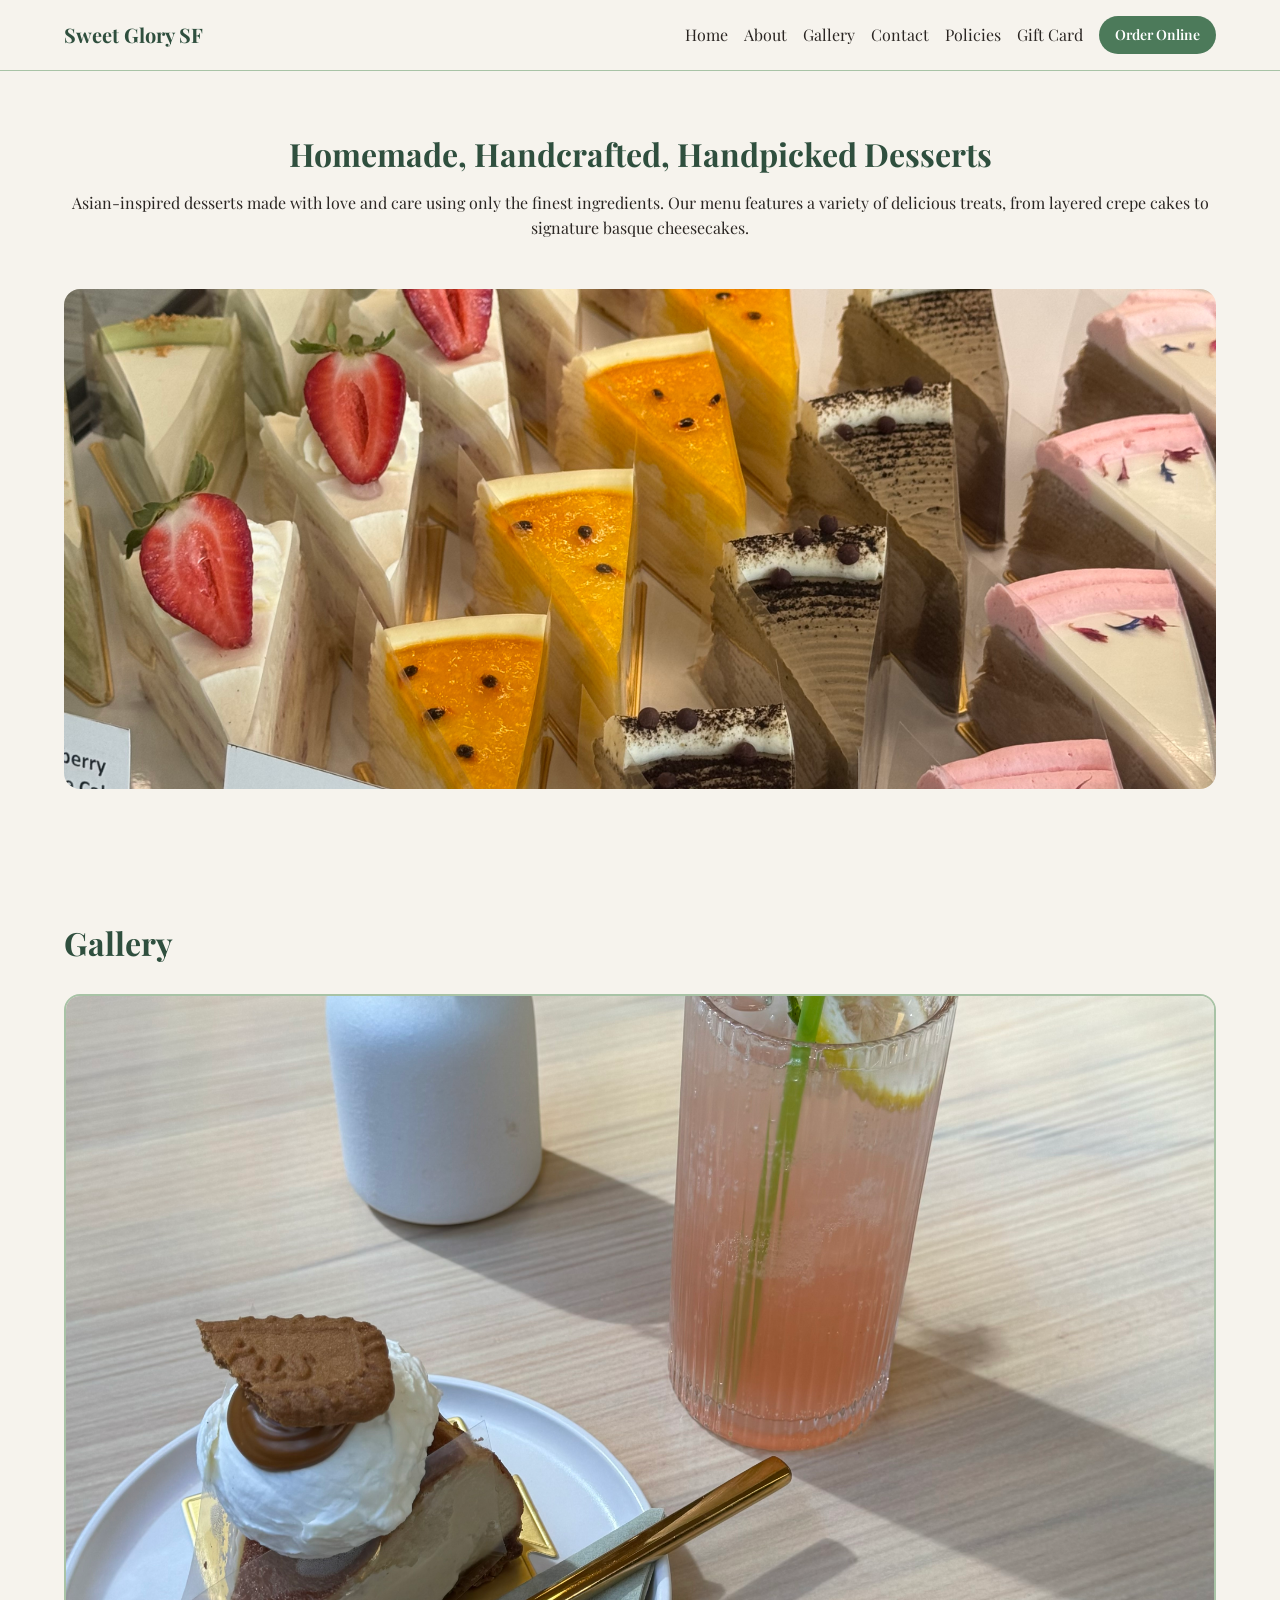
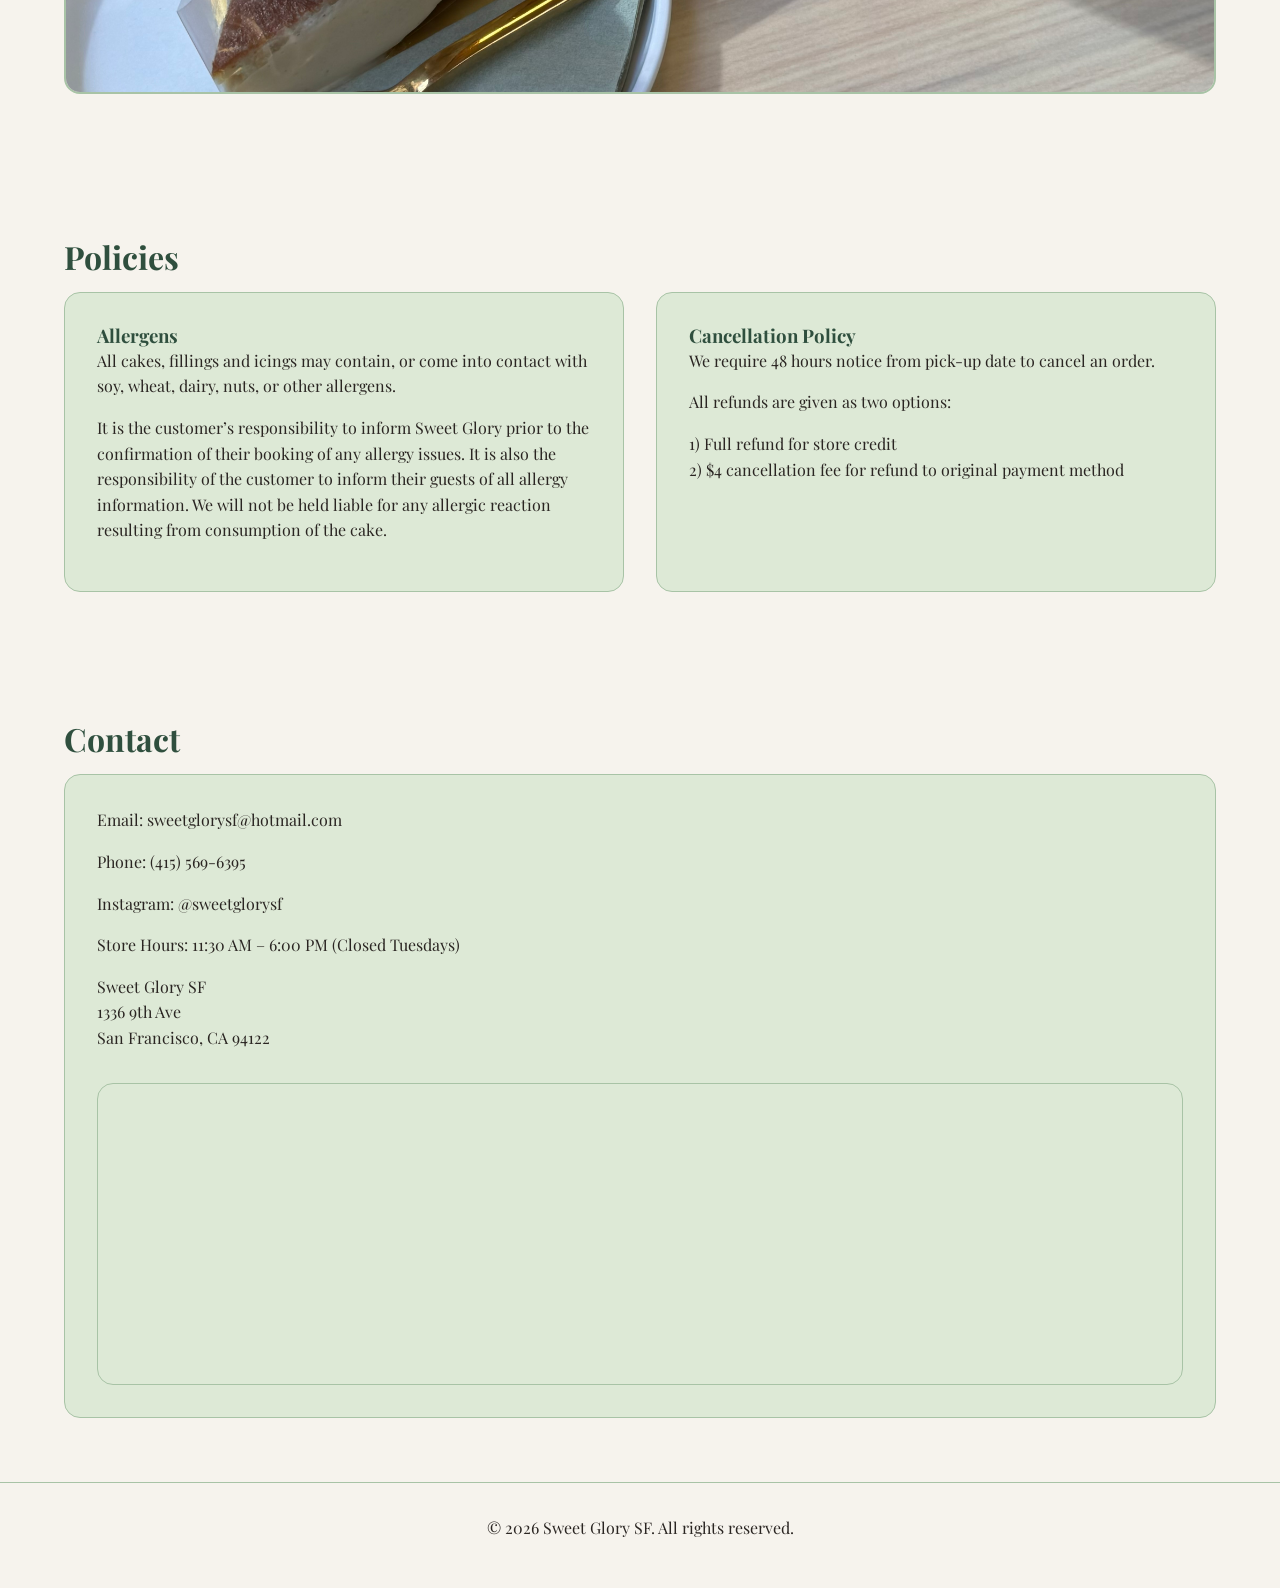
<file: index.html>
<!DOCTYPE html>
<html lang="en">
<head>
  <meta charset="UTF-8" />
  <meta name="viewport" content="width=device-width, initial-scale=1.0" />

  <title>Sweet Glory SF</title>

  <link rel="preconnect" href="https://fonts.googleapis.com">
  <link rel="preconnect" href="https://fonts.gstatic.com" crossorigin>

  <link href="https://fonts.googleapis.com/css2?family=Playfair+Display:wght@400;700&family=Quicksand:wght@300;500;700&display=swap" rel="stylesheet">

  <link rel="stylesheet" href="css/style.css" />
</head>

<body>

  <header class="site-header">
    <div class="container nav-wrapper">

      <h1 class="logo">Sweet Glory SF</h1>

      <nav aria-label="Main Navigation">
        <ul class="nav-list">
          <li><a href="#hero">Home</a></li>
          <li><a href="about.html">About</a></li>
          <li><a href="#gallery">Gallery</a></li>
          <li><a href="contact.html">Contact</a></li>
          <li><a href="#policies">Policies</a></li>

          <li>
            <a
              href="https://squareup.com/gift/ML4M2DFYTM74E/order"
              target="_blank"
              rel="noopener noreferrer"
              class="gift-btn"
            >
              Gift Card
            </a>
          </li>

          <li>
            <a href="#" class="order-btn">
              Order Online
            </a>
          </li>

        </ul>
      </nav>

    </div>
  </header>

  <main>

    <section id="hero" class="hero section">
      <div class="container">

        <h2 class="fade-up">
          Homemade, Handcrafted, Handpicked Desserts
        </h2>

        <p class="fade-up delay-1">
          Asian-inspired desserts made with love and care using only the finest ingredients.
          Our menu features a variety of delicious treats, from layered crepe cakes
          to signature basque cheesecakes.
        </p>

        <img
          src="images/cakes.jpeg"
          alt="Dessert display"
          class="hero-img fade-in delay-2"
        />

      </div>
    </section>

    <section id="gallery" class="section">
      <div class="container">

        <h2>Gallery</h2>

        <div class="carousel">

          <img src="images/biscoff.jpeg" alt="Biscoff dessert" class="carousel-img">
          <img src="images/outside.jpeg" alt="Sweet Glory storefront" class="carousel-img">
          <img src="images/corn.jpeg" alt="Sweet corn basque cheesecake" class="carousel-img">
          <img src="images/orange.jpeg" alt="Orange Lunar New Year cake" class="carousel-img">

        </div>

      </div>
    </section>

    <section id="policies" class="section">
      <div class="container">

        <h2>Policies</h2>

        <div class="two-column-layout">

          <div class="card">

            <h3>Allergens</h3>

            <p>
              All cakes, fillings and icings may contain, or come into contact with soy,
              wheat, dairy, nuts, or other allergens.
            </p>

            <p>
              It is the customer’s responsibility to inform Sweet Glory prior to the
              confirmation of their booking of any allergy issues. It is also the
              responsibility of the customer to inform their guests of all allergy
              information. We will not be held liable for any allergic reaction
              resulting from consumption of the cake.
            </p>

          </div>

          <div class="card">

            <h3>Cancellation Policy</h3>

            <p>
              We require 48 hours notice from pick-up date to cancel an order.
            </p>

            <p>
              All refunds are given as two options:
            </p>

            <p>
              1) Full refund for store credit<br />
              2) $4 cancellation fee for refund to original payment method
            </p>

          </div>

        </div>
      </div>
    </section>

    <section id="contact" class="section">
      <div class="container">

        <h2>Contact</h2>

        <div class="card">

          <p>Email: sweetglorysf@hotmail.com</p>
          <p>Phone: (415) 569-6395</p>

          <p>
            Instagram:
            <a
              href="https://www.instagram.com/sweetglorysf/"
              target="_blank"
              rel="noopener noreferrer"
            >
              @sweetglorysf
            </a>
          </p>

          <p>Store Hours: 11:30 AM – 6:00 PM (Closed Tuesdays)</p>

          <p>
            Sweet Glory SF <br />
            1336 9th Ave <br />
            San Francisco, CA 94122
          </p>

          <div class="map-container">
            <iframe
              src="https://www.google.com/maps?q=1336+9th+Ave+San+Francisco+CA+94122&output=embed"
              width="100%"
              height="300"
              style="border:0;"
              loading="lazy"
              allowfullscreen
              referrerpolicy="no-referrer-when-downgrade">
            </iframe>
          </div>

        </div>

      </div>
    </section>

  </main>

  <footer class="site-footer">
    <div class="container">
      <p>&copy; 2026 Sweet Glory SF. All rights reserved.</p>
    </div>
  </footer>

</body>
</html>
</file>
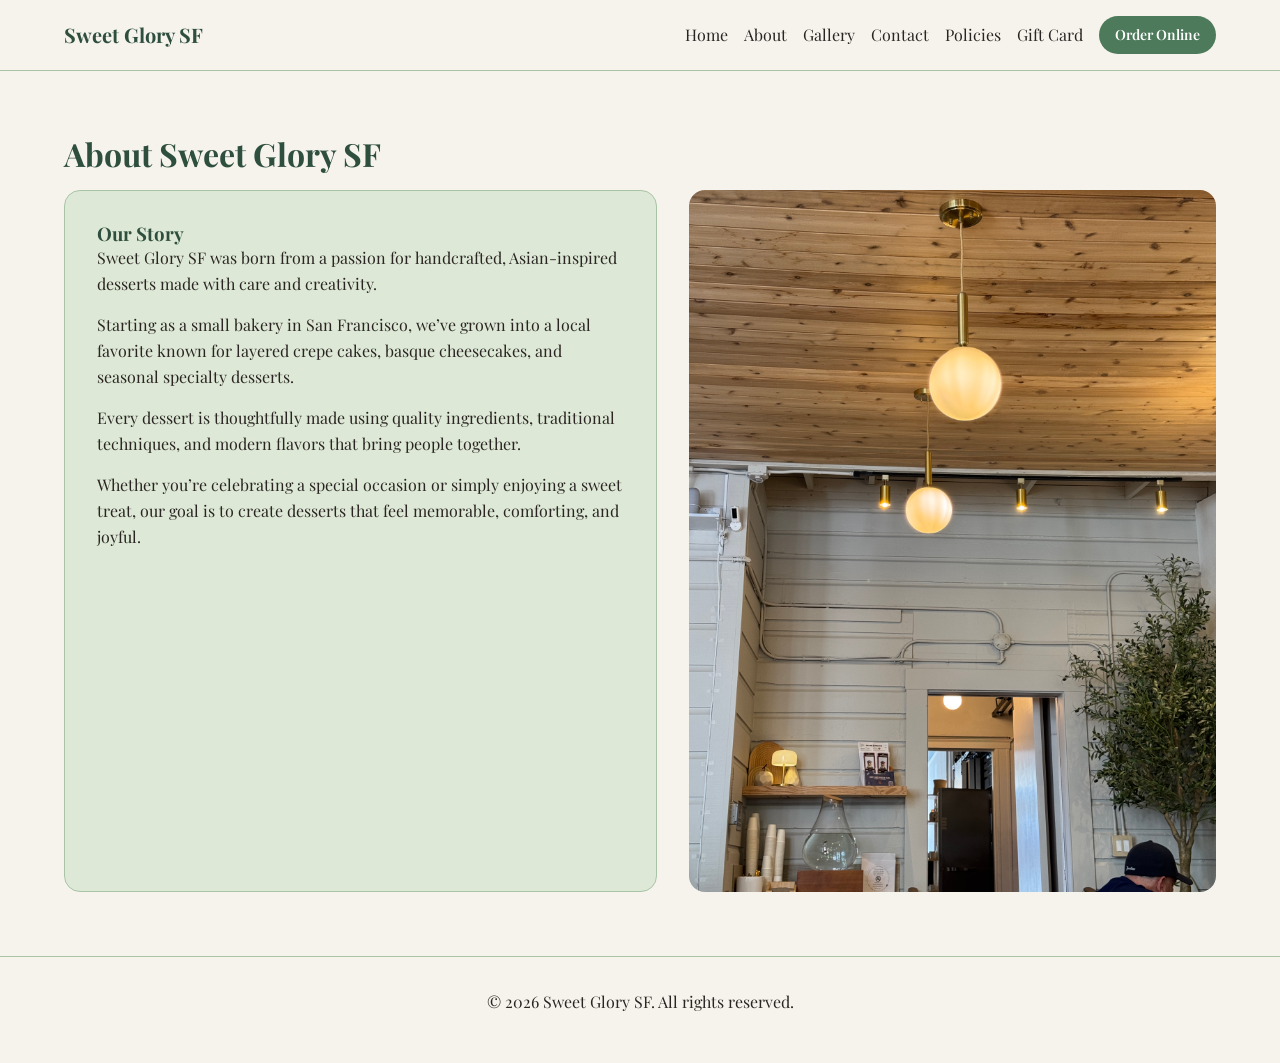
<file: about.html>
<!DOCTYPE html>
<html lang="en">
<head>
  <meta charset="UTF-8" />
  <meta name="viewport" content="width=device-width, initial-scale=1.0" />

  <title>About | Sweet Glory SF</title>

  <link rel="preconnect" href="https://fonts.googleapis.com">
  <link rel="preconnect" href="https://fonts.gstatic.com" crossorigin>

  <link href="https://fonts.googleapis.com/css2?family=Playfair+Display:wght@400;700&family=Quicksand:wght@300;500;700&display=swap" rel="stylesheet">

  <link rel="stylesheet" href="css/style.css" />
</head>

<body>

  <header class="site-header">
    <div class="container nav-wrapper">

      <h1 class="logo">Sweet Glory SF</h1>

      <nav aria-label="Main Navigation">
        <ul class="nav-list">
          <li><a href="index.html">Home</a></li>
          <li><a href="about.html">About</a></li>
          <li><a href="index.html#gallery">Gallery</a></li>
          <li><a href="contact.html">Contact</a></li>
          <li><a href="index.html#policies">Policies</a></li>

          <li>
            <a
              href="https://squareup.com/gift/ML4M2DFYTM74E/order"
              target="_blank"
              rel="noopener noreferrer"
              class="gift-btn"
            >
              Gift Card
            </a>
          </li>

          <li>
            <a href="#" class="order-btn">
              Order Online
            </a>
          </li>
        </ul>
      </nav>

    </div>
  </header>

  <main>

    <section class="section">
      <div class="container">

        <h2 class="fade-up">About Sweet Glory SF</h2>

        <div class="two-column-layout">

          <div class="card fade-left">
            <h3>Our Story</h3>

            <p>
              Sweet Glory SF was born from a passion for handcrafted,
              Asian-inspired desserts made with care and creativity.
            </p>

            <p>
              Starting as a small bakery in San Francisco, we’ve grown into a
              local favorite known for layered crepe cakes, basque cheesecakes,
              and seasonal specialty desserts.
            </p>

            <p>
              Every dessert is thoughtfully made using quality ingredients,
              traditional techniques, and modern flavors that bring people
              together.
            </p>

            <p>
              Whether you’re celebrating a special occasion or simply enjoying
              a sweet treat, our goal is to create desserts that feel memorable,
              comforting, and joyful.
            </p>
          </div>

          <div class="image-placeholder fade-right">
            <img src="images/interior.JPG" alt="Sweet Glory SF bakery interior" />
          </div>

        </div>

      </div>
    </section>

  </main>

  <footer class="site-footer">
    <div class="container">
      <p>&copy; 2026 Sweet Glory SF. All rights reserved.</p>
    </div>
  </footer>

</body>
</html>
</file>
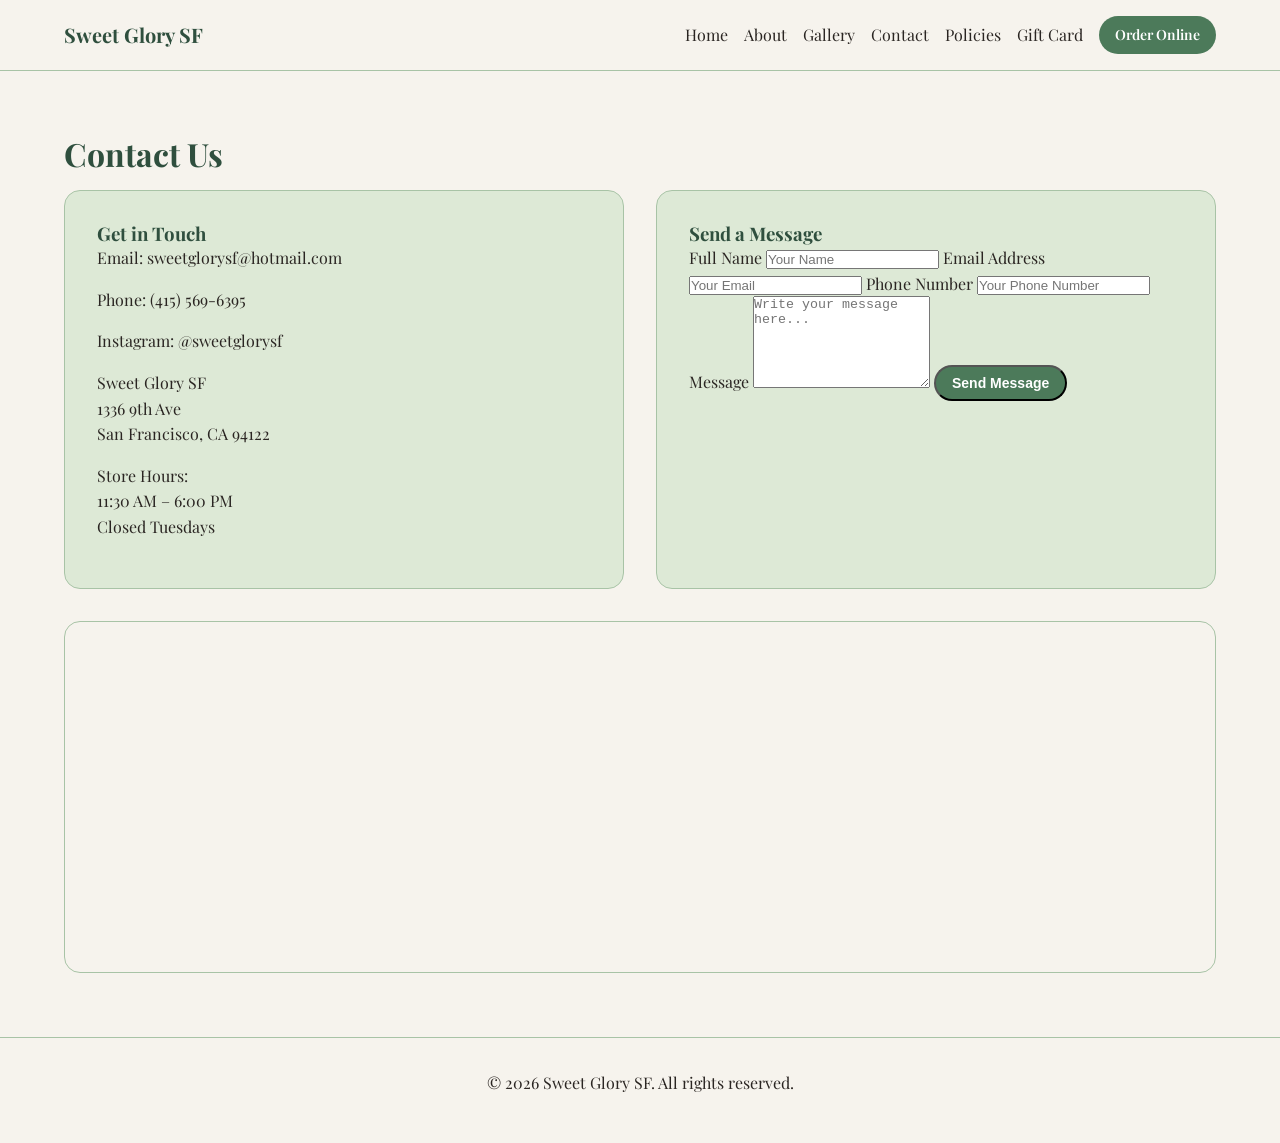
<file: contact.html>
<!DOCTYPE html>
<html lang="en">
<head>
  <meta charset="UTF-8" />
  <meta name="viewport" content="width=device-width, initial-scale=1.0" />

  <title>Contact | Sweet Glory SF</title>

  <link rel="preconnect" href="https://fonts.googleapis.com">
  <link rel="preconnect" href="https://fonts.gstatic.com" crossorigin>

  <link href="https://fonts.googleapis.com/css2?family=Playfair+Display:wght@400;700&family=Quicksand:wght@300;500;700&display=swap" rel="stylesheet">

  <link rel="stylesheet" href="css/style.css" />
</head>

<body>

  <header class="site-header">
    <div class="container nav-wrapper">

      <h1 class="logo">Sweet Glory SF</h1>

      <nav aria-label="Main Navigation">
        <ul class="nav-list">
          <li><a href="index.html">Home</a></li>
          <li><a href="about.html">About</a></li>
          <li><a href="index.html#gallery">Gallery</a></li>
          <li><a href="contact.html">Contact</a></li>
          <li><a href="index.html#policies">Policies</a></li>

          <li>
            <a
              href="https://squareup.com/gift/ML4M2DFYTM74E/order"
              target="_blank"
              rel="noopener noreferrer"
              class="gift-btn"
            >
              Gift Card
            </a>
          </li>

          <li>
            <a href="#" class="order-btn">
              Order Online
            </a>
          </li>
        </ul>
      </nav>

    </div>
  </header>

  <main>

    <section class="section">
      <div class="container">

        <h2 class="fade-up">Contact Us</h2>

        <div class="two-column-layout">

          <div class="card fade-left">

            <h3>Get in Touch</h3>

            <p>Email: sweetglorysf@hotmail.com</p>

            <p>Phone: (415) 569-6395</p>

            <p>
              Instagram:
              <a
                href="https://www.instagram.com/sweetglorysf/"
                target="_blank"
                rel="noopener noreferrer"
              >
                @sweetglorysf
              </a>
            </p>

            <p>
              Sweet Glory SF <br />
              1336 9th Ave <br />
              San Francisco, CA 94122
            </p>

            <p>
              Store Hours: <br />
              11:30 AM – 6:00 PM <br />
              Closed Tuesdays
            </p>

          </div>

          <div class="card fade-right">

            <h3>Send a Message</h3>

            <form class="contact-form">

              <label for="name">Full Name</label>
              <input
                type="text"
                id="name"
                name="name"
                placeholder="Your Name"
                required
              />

              <label for="email">Email Address</label>
              <input
                type="email"
                id="email"
                name="email"
                placeholder="Your Email"
                required
              />

              <label for="phone">Phone Number</label>
              <input
                type="tel"
                id="phone"
                name="phone"
                placeholder="Your Phone Number"
              />

              <label for="message">Message</label>
              <textarea
                id="message"
                name="message"
                rows="6"
                placeholder="Write your message here..."
                required
              ></textarea>

              <button type="submit" class="order-btn">
                Send Message
              </button>

            </form>

          </div>

        </div>

        <!-- MAP -->
        <div class="map-container">

          <iframe
            src="https://www.google.com/maps?q=1336+9th+Ave+San+Francisco+CA+94122&output=embed"
            width="100%"
            height="350"
            style="border:0;"
            loading="lazy"
            allowfullscreen
            referrerpolicy="no-referrer-when-downgrade">
          </iframe>

        </div>

      </div>
    </section>

  </main>

  <footer class="site-footer">
    <div class="container">
      <p>&copy; 2026 Sweet Glory SF. All rights reserved.</p>
    </div>
  </footer>

</body>
</html>
</file>
<file: css/style.css>
:root {
  --font-family: "Playfair Display", system-ui, -apple-system,
    BlinkMacSystemFont, "Segoe UI", sans-serif;

  --fs-sm: 0.875rem;
  --fs-base: 1rem;
  --fs-lg: 1.25rem;
  --fs-xl: 2rem;

  --space-1: 0.5rem;
  --space-2: 1rem;
  --space-3: 2rem;
  --space-4: 4rem;

  --primary: #2F4F3E;
  --secondary: #F6F3ED;
  --accent: #4C7A5A;
  --soft-accent: #A8C3A6;
  --background: #F6F3ED;
  --muted: #DDE9D6;
  --text: #2A2522;
  --border: #A8C3A6;
}


* {
  margin: 0;
  padding: 0;
  box-sizing: border-box;
}

body {
  font-family: var(--font-family);
  font-size: var(--fs-base);
  line-height: 1.6;
  color: var(--text);
  background-color: var(--background);
}

.container {
  width: min(90%, 1200px);
  margin-inline: auto;
}

.section {
  padding: var(--space-4) 0;
}

h1, h2, h3 {
  line-height: 1.2;
  color: var(--primary);
}

h2 {
  font-size: var(--fs-xl);
  margin-bottom: var(--space-2);
}

p {
  margin-bottom: var(--space-2);
}

a {
  color: inherit;
  text-decoration: none;
}

a:hover {
  color: var(--accent);
}

a:focus-visible,
button:focus-visible {
  outline: 3px solid var(--accent);
  outline-offset: 3px;
}

.site-header {
  background-color: var(--secondary);
  border-bottom: 1px solid var(--border);
  padding: var(--space-2) 0;
}

.logo {
  font-size: var(--fs-lg);
}

.nav-wrapper {
  display: flex;
  flex-direction: column;
  gap: var(--space-2);
}

.nav-list {
  list-style: none;
  display: flex;
  flex-wrap: wrap;
  gap: var(--space-2);
  align-items: center;
}

.hero {
  text-align: center;
}

.hero-img {
  width: 100%;
  max-height: 500px;
  object-fit: cover;
  border-radius: 16px;
  margin-top: var(--space-3);
}

.card {
  background-color: var(--muted);
  padding: var(--space-3);
  border: 1px solid var(--border);
  border-radius: 16px;
}

.image-placeholder img {
  width: 100%;
  height: 100%;
  object-fit: cover;
  border-radius: 16px;
  display: block;
}

.two-column-layout {
  display: flex;
  flex-direction: column;
  gap: var(--space-3);
}

.gallery-grid {
  display: grid;
  grid-template-columns: 1fr;
  gap: var(--space-3);
  margin-top: var(--space-3);
}

.gallery-img {
  width: 100%;
  height: 300px;
  object-fit: cover;
  border-radius: 16px;
  border: 2px solid var(--border);
  display: block;
}

.carousel {
  display: flex;

  overflow-x: auto;
  scroll-snap-type: x mandatory;
  scroll-behavior: smooth;

  gap: var(--space-3);

  padding: var(--space-2) 0;
}

.carousel::-webkit-scrollbar {
  display: none;
}

.carousel {
  scrollbar-width: 10px;
  scrollbar-color: var(--border) transparent;
}

.carousel-img {
  flex: 0 0 100%;

  height:700px;

  object-fit: cover;

  border-radius: 16px;

  scroll-snap-align: center;

  border: 2px solid var(--border);
}

.map-container {
  margin-top: var(--space-3);
  border-radius: 16px;
  overflow: hidden;
  border: 1px solid var(--border);
}

.map-container iframe {
  display: block;
}

.order-btn {
  background-color: var(--accent);
  color: white;

  padding: 0.5rem 1rem;
  border-radius: 999px;

  font-size: var(--fs-sm);
  font-weight: 600;

  display: inline-flex;
  align-items: center;
  justify-content: center;

  transition: 0.3s ease;
}

.order-btn:hover {
  background-color: var(--primary);
  transform: translateY(-2px);
}

.site-footer {
  text-align: center;
  padding: var(--space-3) 0;
  border-top: 1px solid var(--border);
  background-color: var(--secondary);
}

@keyframes fadeUp {
  from { opacity: 0; transform: translateY(40px); }
  to { opacity: 1; transform: translateY(0); }
}

@keyframes fadeLeft {
  from { opacity: 0; transform: translateX(-40px); }
  to { opacity: 1; transform: translateX(0); }
}

@keyframes fadeRight {
  from { opacity: 0; transform: translateX(40px); }
  to { opacity: 1; transform: translateX(0); }
}

@keyframes fadeIn {
  from { opacity: 0; }
  to { opacity: 1; }
}

@keyframes zoomIn {
  from { opacity: 0; transform: scale(0.9); }
  to { opacity: 1; transform: scale(1); }
}

.fade-up,
.fade-left,
.fade-right,
.fade-in,
.zoom-in {
  opacity: 0;
}

.fade-up { animation: fadeUp 1s ease forwards; }
.fade-left { animation: fadeLeft 1s ease forwards; }
.fade-right { animation: fadeRight 1s ease forwards; }
.fade-in { animation: fadeIn 1.5s ease forwards; }
.zoom-in { animation: zoomIn 1s ease forwards; }

.delay-1 { animation-delay: 0.3s; }
.delay-2 { animation-delay: 0.6s; }


@media (min-width: 768px) {

  .nav-wrapper {
    flex-direction: row;
    justify-content: space-between;
    align-items: center;
  }

  .two-column-layout {
    flex-direction: row;
    align-items: stretch;
  }

  .two-column-layout > * {
    flex: 1;
  }

  .gallery-grid {
    grid-template-columns: repeat(2, 1fr);
  }
}
</file>
